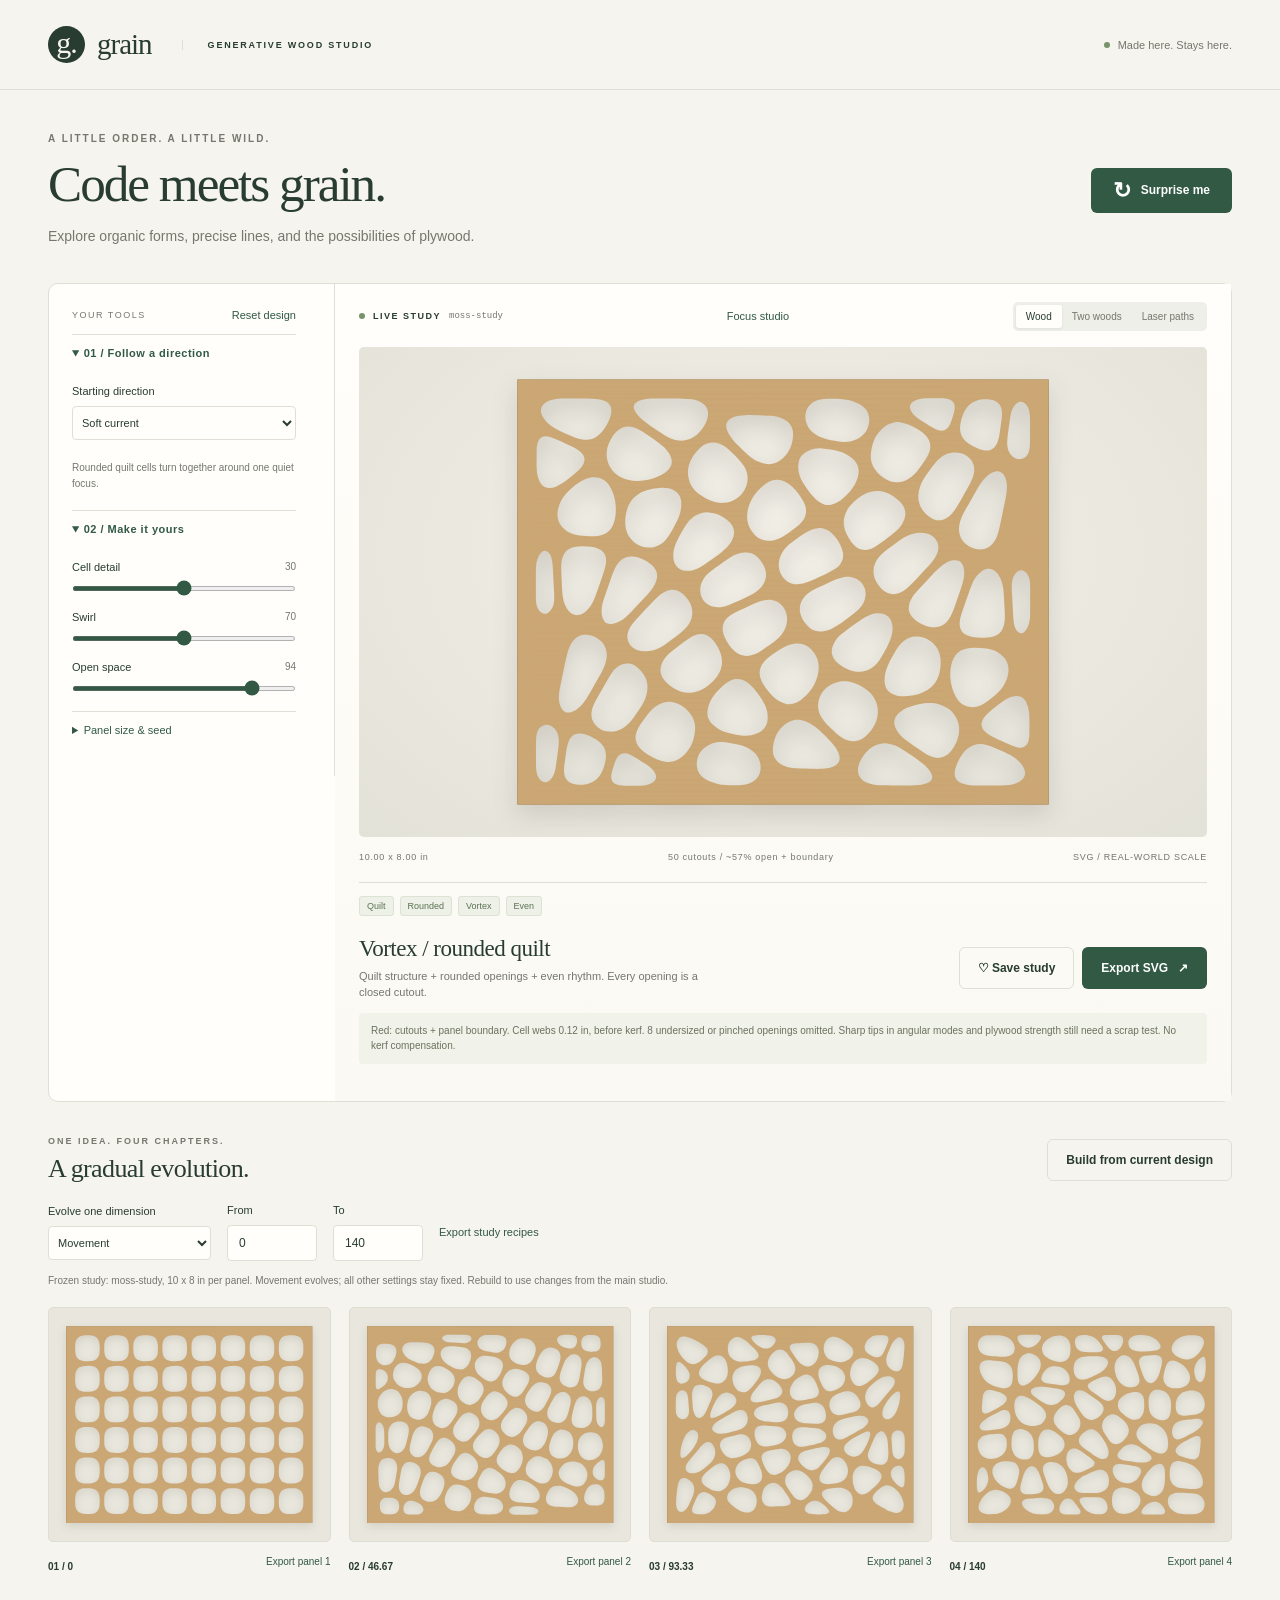
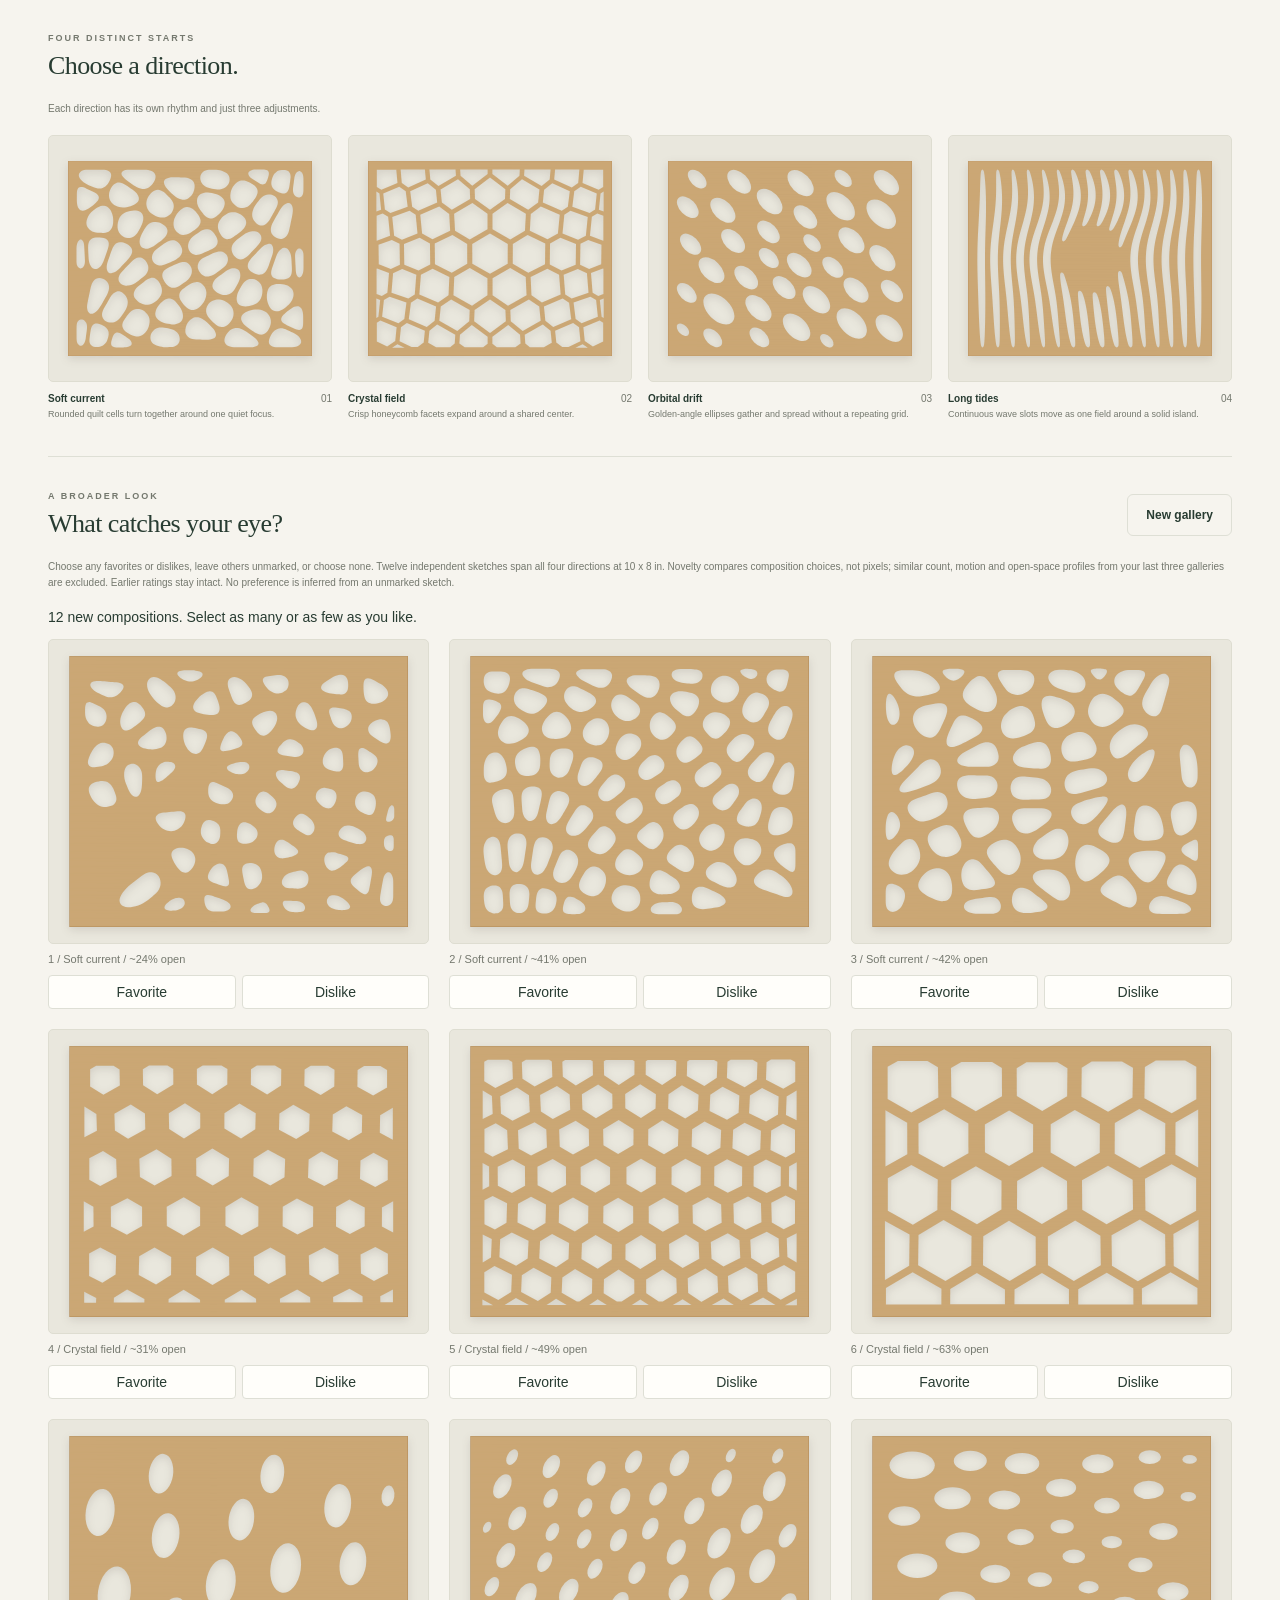
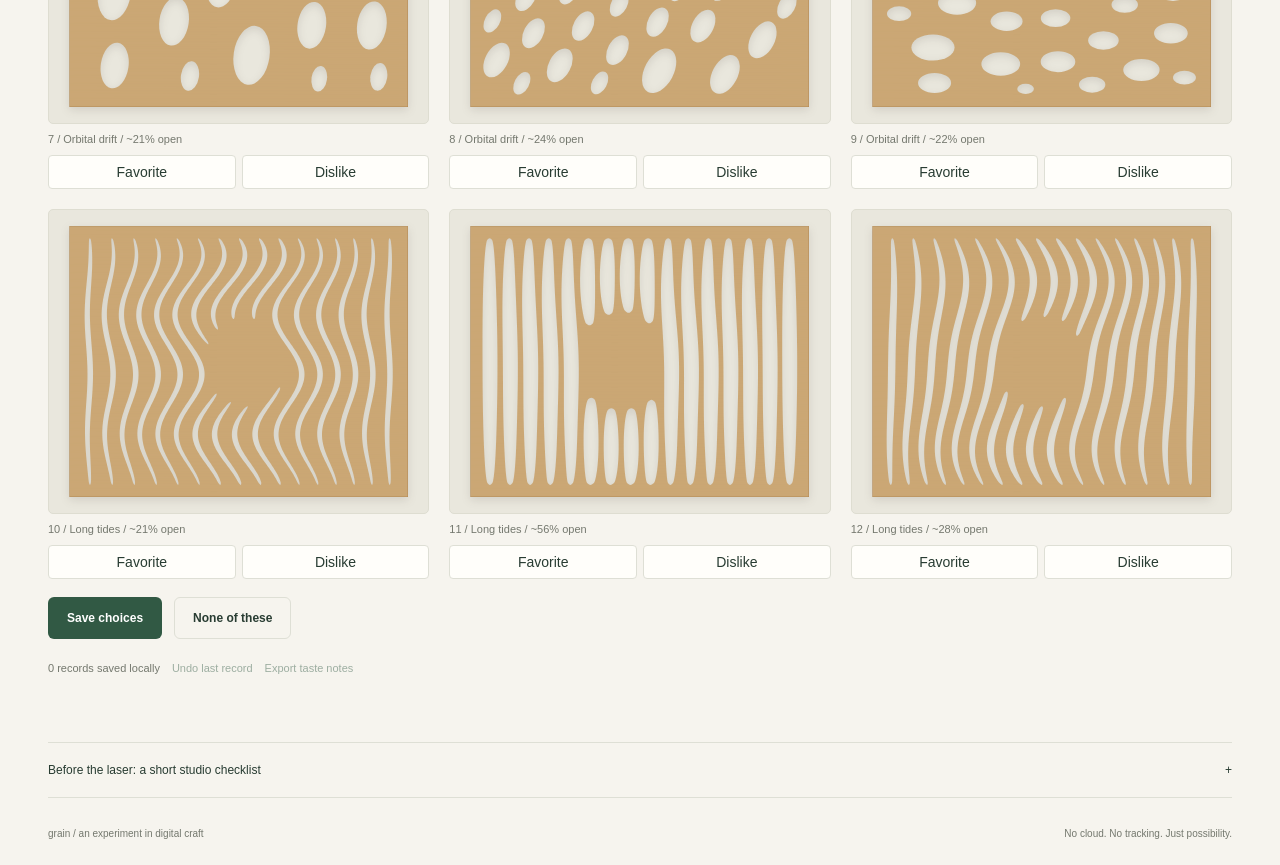
<file: index.html>
<!doctype html>
<html lang="en">
<head>
  <meta charset="utf-8">
  <meta name="viewport" content="width=device-width, initial-scale=1">
  <meta name="theme-color" content="#f5f2eb">
  <title>Grain / Generative wood studio</title>
  <link rel="stylesheet" href="styles.css">
  <script defer src="generators.js"></script>
  <script defer src="taste.js"></script>
  <script defer src="app.js"></script>
</head>
<body>
  <header class="masthead">
    <a class="brand" href="./" aria-label="Grain home"><span class="brand-mark" aria-hidden="true">g.</span> grain<span class="brand-note">GENERATIVE WOOD STUDIO</span></a>
    <span class="local-label"><i></i> Made here. Stays here.</span>
  </header>
  <main>
    <section class="intro">
      <div><p class="eyebrow">A LITTLE ORDER. A LITTLE WILD.</p><h1>Code meets grain.</h1><p class="lede">Explore organic forms, precise lines, and the possibilities of plywood.</p></div>
      <button id="shuffle" class="button primary"><span aria-hidden="true">&#8635;</span> Surprise me</button>
    </section>
    <section class="studio" aria-label="Art studio">
      <aside class="controls">
        <div class="controls-header"><span>Your tools</span><button id="reset" class="text-button">Reset design</button></div>
        <details id="direction-controls" class="control-details control-group" open>
        <summary>01 / Follow a direction</summary>
        <div class="field"><label for="starting-design">Starting direction</label><select id="starting-design"></select></div>
        <p id="direction-note" class="explorer-note"></p>
        <div id="recipe-controls" class="recipe-controls engine-controls">
          <div class="field"><label for="layout">Structure</label><select id="layout"></select></div>
          <div class="field"><label for="motif">Openings</label><select id="motif"></select></div>
          <div class="field"><label for="field">Distortion</label><select id="field"></select></div>
          <div class="field"><label for="rhythm">Rhythm</label><select id="rhythm"></select></div>
        </div>
        <p id="legacy-note" class="explorer-note" hidden>This saved recipe keeps its exact earlier geometry. Export it unchanged, or upgrade a copy explicitly.</p>
        <button id="upgrade" class="button secondary" hidden>Upgrade a copy</button>
        </details>
        <details id="adjust-controls" class="control-details control-group" open>
        <summary>02 / Make it yours</summary>
        <div id="quick-controls"></div>
        <div class="engine-controls">
        <div class="field"><label for="density">Detail <output id="density-value"></output></label><input id="density" type="range" min="8" max="64" value="32"><div class="range-labels"><span>Quiet</span><span>Intricate</span></div></div>
        <div class="field"><label for="movement">Movement <output id="movement-value"></output></label><input id="movement" type="range" min="0" max="200" step="any" value="70"><div class="range-labels"><span>Measured</span><span>Beyond 100%</span></div></div>
        <div id="cut-controls">
          <div class="field"><label for="openness">Opening scale <output id="openness-value"></output></label><input id="openness" type="range" min="15" max="100" step="any" value="84"><div class="range-labels"><span>Solid</span><span>Fill the cells</span></div></div>
          <div class="field"><label for="web">Cell wood spacing / in <output id="web-value"></output></label><input id="web" type="range" min="0.08" max="0.4" step="any" value="0.12"><div class="range-labels"><span>Finer</span><span>Substantial</span></div></div>
          <div class="balance-controls"><label for="balance-target">Target open area / %</label><input id="balance-target" type="number" min="20" max="75" value="48"><button id="balance" class="text-button">Balance this design</button></div>
        </div>
        </div>
        </details>
        <div class="engine-controls"><div id="advanced-controls"><div id="math-controls"></div></div>
        <div id="tracery-controls"><select id="trace-outline"></select><div id="trace-sliders"></div></div>
        <div id="ribbon-controls"><div id="ribbon-sliders"></div></div></div>
        <details id="panel-controls" class="control-details"><summary>Panel size &amp; seed</summary>
        <div class="field dimensions"><div><label for="width">Width / in</label><input id="width" type="number" min="2" max="19" step="0.25" value="10"></div><span aria-hidden="true">&#215;</span><div><label for="height">Height / in</label><input id="height" type="number" min="2" max="10.5" step="0.25" value="8"></div></div>
        <div class="field"><label for="panel-web">Reserved cell wood / in</label><input id="panel-web" type="number" min="0.08" max="0.4" step="0.01" value="0.12"></div>
        <div class="field seed-field"><label for="seed">Seed <span>Same recipe + seed, same art</span></label><div class="seed-input"><input id="seed" type="text" maxlength="40" value="moss-study"><button id="new-seed" aria-label="Reseed the current recipe" title="Same recipe, new seed">&#8635;</button></div></div>
        <div class="material-note"><span class="material-swatch" aria-hidden="true"></span><div><strong>1/8 in plywood</strong><small>Design material reference, not machine settings.</small></div></div>
        </details>
      </aside>
      <div class="workspace">
        <div class="preview-toolbar"><span class="preview-caption"><i></i> LIVE STUDY <span id="study-seed"></span></span><button id="focus-studio" class="text-button" aria-pressed="false">Focus studio</button><div class="segmented" aria-label="Preview mode"><button id="wood-view" class="selected" aria-pressed="true">Wood</button><button id="contrast-view" aria-pressed="false">Two woods</button><button id="paths-view" aria-pressed="false">Laser paths</button></div></div>
        <div id="preview" class="preview wood" role="img" aria-label="Generated art preview"></div>
        <div class="preview-footer"><span id="dimensions-label"></span><span id="path-count"></span><span>SVG / REAL-WORLD SCALE</span></div>
        <div class="recipe-summary" id="recipe-summary"></div>
        <div class="export-bar"><div><h2 id="design-name">A new composition</h2><p id="design-description"></p></div><div class="export-actions"><button id="favorite" class="button secondary" aria-label="Save current study to favorites">&#9825; Save study</button><button id="export" class="button primary">Export SVG <span aria-hidden="true">&#8599;</span></button></div></div>
        <div class="production-note" id="production-note"></div>
        <p id="status" class="status" role="status" aria-live="polite"></p>
      </div>
    </section>
    <section class="exploration" aria-label="Four-panel evolution">
      <div class="section-heading"><div><p class="eyebrow">ONE IDEA. FOUR CHAPTERS.</p><h2>A gradual evolution.</h2></div><button id="build-series" class="button secondary">Build from current design</button></div>
      <div class="series-controls"><div class="field"><label for="series-parameter">Evolve one dimension</label><select id="series-parameter"></select></div><div class="field"><label for="series-from">From</label><input id="series-from" type="number" value="0" step="any"></div><div class="field"><label for="series-to">To</label><input id="series-to" type="number" value="140" step="any"></div><button id="export-series" class="text-button">Export study recipes</button></div>
      <p class="explorer-note" id="series-note">Same seed and recipe. One parameter moves in four equal steps. Export panels individually so each file retains its actual dimensions.</p>
      <div id="series" class="series-grid"></div><p id="series-status" class="status" role="status"></p>
    </section>
    <section class="exploration" aria-label="Design variations"><div class="section-heading"><div><p class="eyebrow">FOUR DISTINCT STARTS</p><h2 id="ideas-heading">Choose a direction.</h2></div><div class="idea-actions engine-controls"><button id="evolve" class="text-button">More like this</button><button id="refresh-variations" class="text-button">New directions</button></div></div><p class="explorer-note" id="ideas-note">Each direction has its own rhythm and just three adjustments.</p><div id="variations" class="variation-grid"></div></section>
    <section id="saved-section" class="exploration" hidden><div class="section-heading"><div><p class="eyebrow">YOUR COLLECTION</p><h2>Worth coming back to.</h2></div><span>Saved in this browser only</span></div><div id="saved" class="variation-grid"></div></section>
    <section class="exploration taste-lab" aria-label="Taste gallery">
      <div class="section-heading"><div><p class="eyebrow">A BROADER LOOK</p><h2>What catches your eye?</h2></div><button id="new-comparison" class="button secondary">New gallery</button></div>
      <p class="explorer-note">Choose any favorites or dislikes, leave others unmarked, or choose none. Twelve independent sketches span all four directions at 10 x 8 in. Novelty compares composition choices, not pixels; similar count, motion and open-space profiles from your last three galleries are excluded. Earlier ratings stay intact. No preference is inferred from an unmarked sketch.</p>
      <p id="taste-question" class="taste-question"></p>
      <div id="taste-cards" class="taste-grid"></div>
      <div class="taste-actions"><button id="save-ratings" class="button primary">Save choices</button><button id="none-taste" class="button secondary">None of these</button></div>
      <div class="taste-footer"><label class="engine-controls"><input id="use-taste" type="checkbox"> Use feedback to rank</label><span id="taste-count">0 records</span><button id="undo-taste" class="text-button">Undo last record</button><button id="export-taste" class="text-button">Export taste notes</button></div>
      <p id="taste-status" class="status" role="status"></p>
    </section>
    <details class="guide"><summary>Before the laser: a short studio checklist <span aria-hidden="true">+</span></summary><div class="guide-content"><p><strong>New recipes use closed red cutouts, not score-line drawings.</strong> Assign red to cut in Glowforge and verify imported dimensions. Blue only appears in saved first-draft score studies.</p><p>Use only plywood approved for your laser. Unknown glues, coatings, or treatments may be unsafe. Consult the machine and material guidance, use approved ventilation, and never leave a running laser unattended.</p><p>Cell spacing and tracery spoke width are independent geometric targets before kerf, not strength ratings. Small openings are omitted, but sharp tips can remain. Inspect paths and test a small scrap of your actual material.</p><p>Two woods is an illustrative backing preview, not an inlay or fit calculation. Cutting one species and mounting the connected panel over another is an option; loose cutouts need separate handling. All exports include a rectangular boundary cut. Each four-panel file is one panel, not a combined sheet.</p></div></details>
  </main>
  <footer><span>grain / an experiment in digital craft</span><span>No cloud. No tracking. Just possibility.</span></footer>
</body>
</html>
</file>
<file: styles.css>
:root{--paper:#f6f4ee;--ink:#283c32;--muted:#74786e;--line:#dedfd5;--accent:#315944;--white:#fffefa;--wood:#c99d65}
*{box-sizing:border-box}
body{margin:0;background:var(--paper);color:var(--ink);font-family:Segoe UI,Arial,sans-serif;font-size:14px}
button,input,select{font:inherit}
button,a,input{ -webkit-tap-highlight-color:transparent}
button{cursor:pointer}
button:focus-visible,a:focus-visible,summary:focus-visible{outline:3px solid #a4783f;outline-offset:4px}
button:disabled{opacity:.45;cursor:not-allowed}
.masthead{height:90px;max-width:1456px;padding:0 48px;margin:auto;display:flex;align-items:center;justify-content:space-between;border-bottom:1px solid var(--line)}
.brand{display:flex;align-items:center;gap:12px;font-family:Georgia,serif;font-size:29px;letter-spacing:-1px;color:var(--ink);text-decoration:none}
.brand-mark{display:grid;place-items:center;width:37px;height:37px;background:var(--ink);color:var(--paper);font-size:30px;border-radius:50%;padding-bottom:4px}
.brand-note{font-family:Segoe UI,Arial,sans-serif;font-size:9px;font-weight:600;letter-spacing:1.8px;margin-left:18px;padding-left:25px;border-left:1px solid var(--line)}
.local-label{font-size:11px;color:var(--muted);display:flex;align-items:center;gap:8px}
.local-label i,.preview-caption i{width:6px;height:6px;background:#76936b;border-radius:50%;display:inline-block}
main{max-width:1456px;margin:auto;padding:0 48px}
.intro{display:flex;align-items:center;justify-content:space-between;padding:43px 0 35px;gap:20px}
.eyebrow{font-size:10px;font-weight:650;letter-spacing:2px;margin:0 0 12px;color:var(--muted)}
h1{font-family:Georgia,serif;font-size:clamp(36px,4vw,55px);font-weight:400;letter-spacing:-2px;line-height:1.08;margin:0 0 14px}
.lede{margin:0;color:var(--muted);font-size:14px;line-height:1.6}
.button{border:1px solid transparent;border-radius:6px;padding:13px 18px;display:inline-flex;gap:10px;align-items:center;justify-content:center;font-size:12px;font-weight:600;white-space:nowrap;transition:background .15s,transform .15s}
.button:hover{transform:translateY(-1px)}
.primary{background:var(--accent);color:#fff}
.primary:hover{background:#244735}
.secondary{background:transparent;border-color:var(--line);color:var(--ink)}
.secondary:hover{background:#ebece3}
.intro .button{padding:14px 21px}
.intro .button span{font-size:22px;line-height:15px}
.studio{display:grid;grid-template-columns:286px minmax(0,1fr);align-items:start;border:1px solid var(--line);border-radius:10px;overflow:clip;background:var(--white)}
.controls{padding:20px 23px;border-right:1px solid var(--line);max-height:calc(100dvh - 32px);overflow-y:auto;overscroll-behavior:contain;scrollbar-gutter:stable}
.controls-header{display:flex;align-items:center;justify-content:space-between;gap:8px;margin-bottom:8px}
.controls-header>span{font-size:9px;letter-spacing:1.5px;text-transform:uppercase;color:var(--muted)}
.section-heading{display:flex;align-items:center;justify-content:space-between;gap:10px}
.section-heading h2{font-size:10px;letter-spacing:1px;font-weight:650;margin:0}
.section-heading>span{font-size:10px;color:var(--muted)}
.directions{display:grid;grid-template-columns:1fr 1fr;gap:6px;margin-top:16px}
.directions button{padding:9px 6px;border:1px solid var(--line);border-radius:5px;background:transparent;color:var(--muted);font-size:11px}
.directions button.active{background:#eef1e8;border-color:#bfcbb9;color:var(--accent)}
.directions button:hover{background:#f1f2eb}
.explorer-note{font-size:10px;color:var(--muted);line-height:1.6;margin:12px 0 18px}
.recipe-controls{display:grid;grid-template-columns:1fr 1fr;gap:0 10px}
.recipe-controls .field{min-width:0;margin-bottom:13px}
select{width:100%;font-size:11px;color:var(--ink);background:var(--white);border:1px solid var(--line);border-radius:4px;padding:9px 5px;outline-color:var(--accent)}
.recipe-summary{display:flex;gap:6px;flex-wrap:wrap;padding-top:13px}
.recipe-summary span{font-size:9px;background:#eef1e8;border:1px solid #dce2d4;color:#5c7353;border-radius:3px;padding:4px 7px}
.idea-actions{display:flex;gap:20px;align-items:center;flex-shrink:0}
.exploration .section-heading{flex-wrap:wrap}
.text-button{padding:5px 0;border:0;background:none;color:var(--accent);font-size:11px}
.text-button:hover{text-decoration:underline}
.settings-heading{padding-top:20px;border-top:1px solid var(--line);margin-bottom:20px}
.control-details{border-top:1px solid var(--line);margin:16px 0}
.control-details summary{cursor:pointer;padding:12px 0;font-size:11px;color:var(--accent)}
.control-details .field{margin:14px 0 20px}
.control-group{margin:0 0 12px}
.control-group summary{font-weight:600;letter-spacing:.5px}
.control-details:not([open]){margin-bottom:8px}
.balance-controls{display:flex;align-items:center;gap:8px;flex-wrap:wrap;margin-bottom:12px}
.balance-controls label{font-size:10px}
.balance-controls input{max-width:65px;padding:6px}
.field{margin-bottom:21px}
.field label{font-size:11px;display:flex;justify-content:space-between;align-items:center;margin-bottom:9px}
output{font-size:10px;color:var(--muted);font-variant-numeric:tabular-nums}
input[type=range]{width:100%;accent-color:var(--accent);height:5px;display:block;margin:13px 0}
.range-labels{display:flex;justify-content:space-between;color:#929489;font-size:9px}
input[type=number],input[type=text]{width:100%;padding:10px 11px;border:1px solid var(--line);border-radius:4px;color:var(--ink);background:var(--white);outline-color:var(--accent);font-size:12px}
.dimensions{display:grid;grid-template-columns:1fr 12px 1fr;gap:10px;align-items:center}
.dimensions>span{padding-top:19px;color:var(--muted)}
.seed-field label span{font-size:9px;color:var(--muted)}
.seed-input{display:flex;border:1px solid var(--line);border-radius:4px;overflow:hidden}
.seed-input input{border:0;border-radius:0;font-family:Consolas,monospace}
.seed-input button{border:0;background:#f1f2eb;padding:0 12px;color:var(--accent);font-size:21px}
.material-note{border-top:1px solid var(--line);padding-top:18px;display:flex;gap:10px;align-items:center}
.material-swatch{width:30px;height:34px;border-radius:3px;background:repeating-linear-gradient(5deg,#c6a476 0px,#c6a476 4px,#d4b589 5px,#c6a476 6px);border:1px solid #b39670;flex-shrink:0}
.material-note strong{font-size:11px;font-weight:600}
.material-note small{font-size:9px;line-height:1.5;color:var(--muted);display:block;margin-top:4px}
.workspace{min-width:0;padding:18px 24px 10px;display:flex;flex-direction:column;background:linear-gradient(#fffefa,#faf9f3);position:sticky;top:16px;max-height:calc(100dvh - 32px);overflow-y:auto}
.preview-toolbar{display:flex;align-items:center;justify-content:space-between;margin-bottom:16px;gap:10px}
.preview-caption{display:flex;align-items:center;gap:8px;font-size:9px;letter-spacing:1.5px;font-weight:600}
#study-seed{font-family:Consolas,monospace;font-weight:400;letter-spacing:0;color:var(--muted);max-width:140px;overflow:hidden;text-overflow:ellipsis;white-space:nowrap}
.segmented{display:flex;background:#eeefe8;padding:3px;border-radius:5px}
.segmented button{border:0;border-radius:3px;background:transparent;color:var(--muted);padding:6px 10px;font-size:10px}
.segmented .selected{background:var(--white);color:var(--ink);box-shadow:0 1px 3px #00000012}
.preview{height:430px;background:#e9e7dd;background-image:radial-gradient(ellipse at 50% 42%,#f3f0e8,#e3e2d8);display:flex;align-items:center;justify-content:center;padding:26px;overflow:hidden;border-radius:5px}
.preview svg{width:100%;height:100%;overflow:visible;filter:drop-shadow(0 10px 12px #382b2025)}
.preview.paths{background:#f3f4ef;background-image:linear-gradient(#dee1d440 1px,transparent 1px),linear-gradient(90deg,#dee1d440 1px,transparent 1px);background-size:20px 20px}
.preview.paths svg{filter:none}
.preview-footer{display:flex;justify-content:space-between;gap:10px;font-size:9px;letter-spacing:.7px;color:var(--muted);padding:15px 0 20px;border-bottom:1px solid var(--line)}
.series-controls{display:flex;align-items:center;flex-wrap:wrap;gap:16px}
.series-controls .field{margin:0;max-width:190px}
.series-controls .field:not(:first-child){max-width:90px}
.series-grid{display:grid;grid-template-columns:repeat(4,minmax(0,1fr));gap:18px}
.series-grid .mini-preview{aspect-ratio:1.2;padding:14px}
.series-actions{display:flex;align-items:center;justify-content:space-between;gap:8px;margin-top:8px}
.series-actions .text-button{font-size:10px}
.taste-lab{border-top:1px solid var(--line);margin-top:34px}
.taste-grid{display:grid;grid-template-columns:1fr 1fr;gap:24px}
.taste-grid .mini-preview{aspect-ratio:1.4;padding:24px}
.taste-score{display:flex;align-items:center;gap:12px;margin-top:12px}
.taste-score label{font-size:12px}
.taste-score input{max-width:80px}
.taste-actions,.taste-footer{display:flex;align-items:center;flex-wrap:wrap;gap:12px;margin-top:18px}
.taste-footer{font-size:11px;color:var(--muted)}
.taste-footer label{display:flex;align-items:center;gap:8px}
.taste-footer input{accent-color:var(--accent)}
.taste-description{font-size:11px;color:var(--muted);margin:9px 0 0}
.series-placeholder{font-size:12px;color:var(--muted)}
.export-bar{display:flex;align-items:center;justify-content:space-between;gap:14px;padding:20px 0 12px}
.export-bar h2{font-family:Georgia,serif;font-size:23px;font-weight:400;margin:0 0 6px;letter-spacing:-.5px}
.export-bar p{font-size:11px;margin:0;color:var(--muted);line-height:1.5;max-width:360px}
.export-actions{display:flex;gap:8px}
.production-note{color:#6b725f;line-height:1.55;font-size:10px;background:#f1f2e9;border-radius:4px;padding:10px 12px}
.production-note strong{font-weight:600}
.status{font-size:11px;line-height:1.5;color:var(--accent);min-height:17px;margin:10px 0 0}
.status.error{color:#a03525}
.exploration{padding-top:34px}
.exploration .section-heading{margin-bottom:20px}
.exploration .section-heading h2{font-family:Georgia,serif;font-size:26px;letter-spacing:-.6px;font-weight:400}
.exploration .eyebrow{font-size:9px;margin-bottom:8px}
.variation-grid{display:grid;grid-template-columns:repeat(6,minmax(0,1fr));gap:16px}
.variation-card{position:relative;min-width:0}
.variation-button{border:0;background:none;padding:0;text-align:left;width:100%;color:var(--ink)}
.mini-preview{display:flex;align-items:center;justify-content:center;aspect-ratio:1.15;background:#e9e7dd;border:1px solid #deddd1;padding:16px;border-radius:5px;transition:border-color .15s,background .15s}
.mini-preview svg{width:100%;height:100%;filter:drop-shadow(0 3px 4px #382b2020)}
.variation-button:hover .mini-preview{background:#e0e3d6;border-color:#8da184}
.variation-title{display:flex;justify-content:space-between;gap:4px;font-size:10px;font-weight:600;margin-top:11px}
.variation-title span:last-child{color:var(--muted);font-weight:400}
.variation-subtitle{display:block;font-size:9px;color:var(--muted);margin-top:5px;overflow:hidden;text-overflow:ellipsis;white-space:nowrap}
.remove-saved{position:absolute;right:6px;top:6px;border:1px solid var(--line);border-radius:50%;background:var(--paper);color:var(--ink);width:24px;height:24px;font-size:15px}
.guide{margin:36px 0 30px;border-top:1px solid var(--line);border-bottom:1px solid var(--line)}
.guide summary{cursor:pointer;list-style:none;display:flex;justify-content:space-between;padding:20px 0;font-size:12px}
.guide summary::-webkit-details-marker{display:none}
.guide-content{display:grid;grid-template-columns:1fr 1fr;gap:0 28px;padding:0 0 15px;color:var(--muted);font-size:12px;line-height:1.7}
.guide-content strong{color:var(--ink)}
footer{max-width:1456px;margin:auto;padding:0 48px 26px;display:flex;justify-content:space-between;gap:10px;color:var(--muted);font-size:10px}
[hidden]{display:none!important}
.engine-controls{display:none!important}
#variations{grid-template-columns:repeat(4,minmax(0,1fr))}
.taste-grid{grid-template-columns:repeat(3,minmax(0,1fr));gap:20px}
.taste-grid .mini-preview{aspect-ratio:1.25;padding:12px}
.taste-choice{display:flex;gap:6px;margin-top:10px}
.taste-choice button{flex:1;padding:8px;border:1px solid var(--line);border-radius:4px;background:var(--white);color:var(--ink)}
.taste-choice button[aria-pressed=true]{background:var(--accent);color:white}
.studio{overflow:visible}
.controls{position:sticky;top:16px}
@media(max-width:740px){#variations,.taste-grid{grid-template-columns:repeat(2,minmax(0,1fr))}.controls{position:static}.workspace{position:sticky;top:0;z-index:2;max-height:52dvh;overflow:auto}.preview{height:180px;flex-shrink:0}.preview-toolbar{margin-bottom:8px}.preview-footer{padding:8px 0}.export-bar{padding:8px 0}.export-bar h2{font-size:18px}.workspace .recipe-summary,.workspace .production-note,.export-bar p{display:none}.taste-grid .mini-preview{padding:8px}}
@media(min-width:1400px){.preview{height:490px}}
@media(max-width:1100px){.masthead,main{padding-left:28px;padding-right:28px}.studio{grid-template-columns:254px minmax(0,1fr)}.controls{padding:23px 18px}.workspace{padding-left:18px;padding-right:18px}.export-bar{align-items:flex-start;flex-direction:column}.export-actions{width:100%}.export-actions .primary{flex:1}.preview{height:380px}.variation-grid{gap:10px}.mini-preview{padding:10px}footer{padding-left:28px;padding-right:28px}}
@media(max-width:740px){.masthead{height:70px;padding:0 20px}.brand-note{display:none}main{padding:0 20px}.local-label{font-size:9px}.intro{padding:30px 0 24px;align-items:flex-start}.intro .button{padding:11px;font-size:10px;margin-top:28px}.intro .button span{display:none}.lede{font-size:12px;max-width:270px}.studio{grid-template-columns:1fr}.controls{border-right:0;border-bottom:1px solid var(--line)}.settings-heading{margin-bottom:17px}.controls .field{margin-bottom:18px}.material-note{padding-top:12px}.preview{height:340px;padding:20px}.workspace{padding:16px}.preview-caption{font-size:8px;letter-spacing:1px}#study-seed{max-width:90px}.preview-footer{font-size:8px}.preview-footer span:last-child{display:none}.variation-grid{grid-template-columns:repeat(3,minmax(0,1fr));gap:16px 10px}.guide-content{grid-template-columns:1fr}.exploration .section-heading h2{font-size:23px}.exploration .section-heading>span{max-width:90px;line-height:1.5}footer{padding:0 20px 22px;font-size:9px;flex-wrap:wrap}}
@media(prefers-reduced-motion:reduce){*{transition:none!important}}
@media(max-width:740px){.series-grid{grid-template-columns:1fr 1fr;gap:14px}.taste-grid{gap:12px}.taste-grid .mini-preview{padding:10px;aspect-ratio:1}.taste-score{gap:8px;flex-wrap:wrap}.taste-score label{font-size:10px}.taste-actions{gap:8px}.taste-actions .button{padding:10px 12px}.series-controls{gap:12px}.preview-toolbar{flex-wrap:wrap}.segmented button{padding:6px 8px}}
@media(min-width:741px){.preview{height:clamp(180px,calc(100dvh - 340px),490px);flex-shrink:0}.preview-toolbar{flex-wrap:wrap}.studio-focus .workspace{height:calc(100dvh - 32px)}.studio-focus .preview{flex:1;min-height:180px}}
.studio-focus .masthead,.studio-focus .intro,.studio-focus .exploration,.studio-focus .guide,.studio-focus footer{display:none}
.studio-focus main{padding-top:16px;padding-bottom:16px}
.studio-focus .studio{height:calc(100dvh - 32px)}
.studio-focus .controls{height:100%}
@media(max-width:740px){.studio{grid-template-rows:auto auto}.workspace{grid-row:1;position:static;max-height:none;border-bottom:1px solid var(--line)}.controls{grid-row:2;max-height:none;border-bottom:0}.preview{height:240px}.studio-focus main{padding:8px}.studio-focus .studio{height:calc(100dvh - 16px);grid-template-rows:minmax(0,1fr) minmax(0,1fr)}.studio-focus .workspace,.studio-focus .controls{height:100%;max-height:100%;overflow-y:auto}.studio-focus .preview{height:160px;min-height:160px;flex-shrink:0}.studio-focus .export-bar p,.studio-focus .recipe-summary{display:none}.studio-focus .workspace{padding:12px}.studio-focus .export-bar{padding:10px 0}.studio-focus .export-bar h2{font-size:18px}.studio-focus .production-note{display:none}}
@media(max-width:740px){.workspace{position:sticky;top:0;z-index:2;max-height:52dvh;overflow:auto}.preview{height:180px}.controls{position:static}.studio-focus .workspace{position:static}}
</file>
